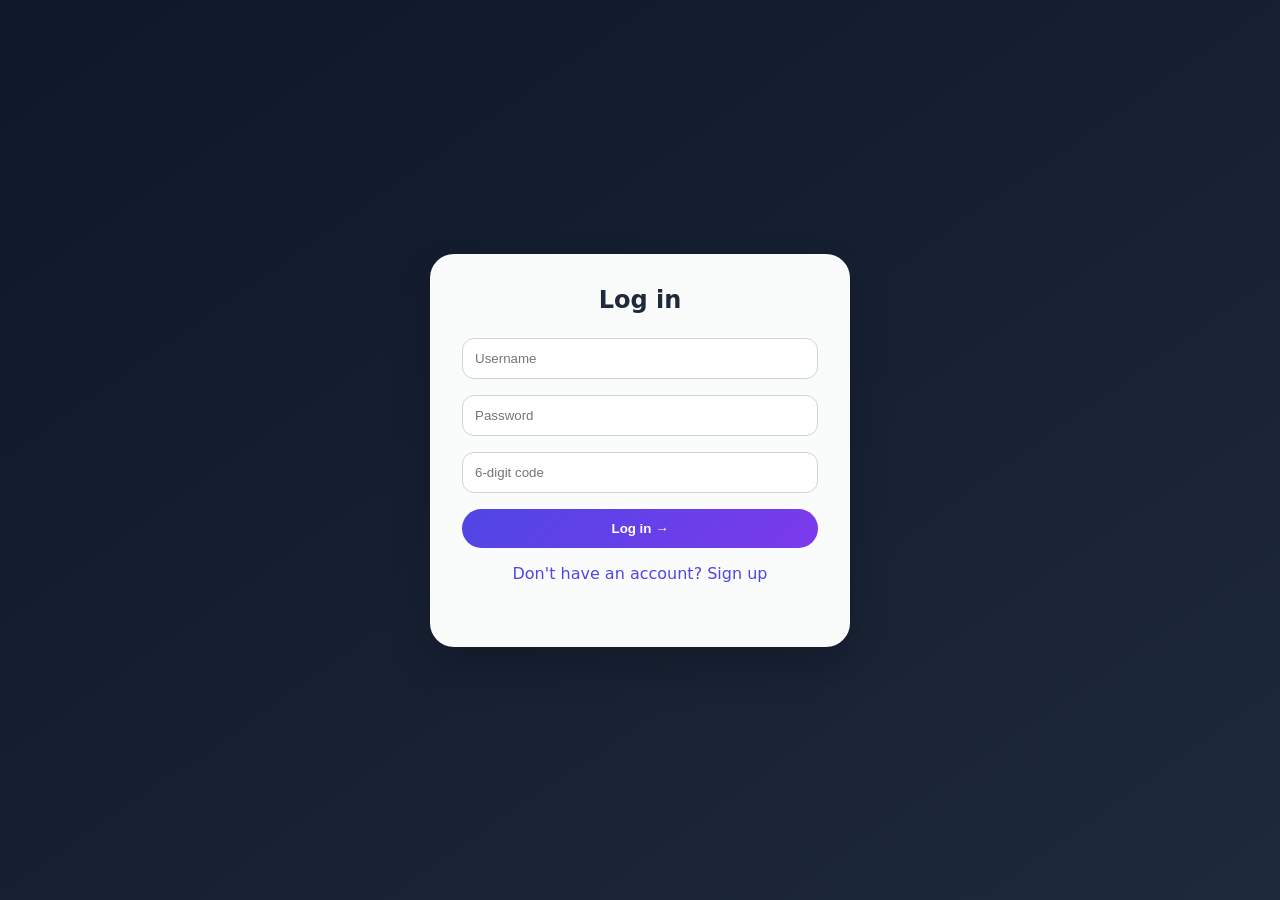
<file: templates/auth.html>
<!DOCTYPE html>
<html lang="en">
<head>
    <meta charset="UTF-8">
    <meta name="viewport" content="width=device-width, initial-scale=1.0">
    <title>Login | Signup</title>
    <style>
        * {
            margin: 0;
            padding: 0;
            box-sizing: border-box;
        }
        body {
            min-height: 100vh;
            background: linear-gradient(145deg, #0f172a 0%, #1e293b 100%);
            font-family: 'Inter', system-ui, sans-serif;
            display: flex;
            align-items: center;
            justify-content: center;
            padding: 20px;
        }
        .card {
            background: rgba(255,255,255,0.98);
            border-radius: 1.5rem;
            padding: 2rem;
            width: 100%;
            max-width: 420px;
            box-shadow: 0 20px 40px rgba(0,0,0,0.2);
        }
        h2 {
            text-align: center;
            margin-bottom: 1.5rem;
            color: #1e293b;
        }
        input {
            width: 100%;
            padding: 12px;
            margin-bottom: 1rem;
            border: 1px solid #cbd5e1;
            border-radius: 0.75rem;
        }
        button {
            width: 100%;
            padding: 12px;
            background: linear-gradient(135deg, #4f46e5, #7c3aed);
            color: white;
            border: none;
            border-radius: 2rem;
            font-weight: bold;
            cursor: pointer;
        }
        .toggle {
            text-align: center;
            margin-top: 1rem;
            color: #4f46e5;
            cursor: pointer;
        }
        .message {
            margin-top: 1rem;
            padding: 0.5rem;
            border-radius: 0.5rem;
            text-align: center;
        }
        .qr-box {
            text-align: center;
            margin-top: 1rem;
            display: none;
        }
        .qr-box img {
            max-width: 150px;
            margin-top: 0.5rem;
        }
    </style>
</head>
<body>
<div class="card">
    <div id="loginForm">
        <h2>Log in</h2>
        <form id="loginSubmit">
            <input type="text" id="loginUsername" placeholder="Username" required>
            <input type="password" id="loginPassword" placeholder="Password" required>
            <input type="text" id="loginOtp" placeholder="6-digit code" required>
            <button type="submit">Log in →</button>
        </form>
        <div class="toggle" id="showSignup">Don't have an account? Sign up</div>
        <div id="loginMessage" class="message"></div>
    </div>
    <div id="signupForm" style="display: none;">
        <h2>Sign up</h2>
        <form id="signupSubmit">
            <input type="text" id="signupUsername" placeholder="Username" required>
            <input type="email" id="signupEmail" placeholder="Email" required>
            <input type="password" id="signupPassword" placeholder="Password" required>
            <input type="password" id="signupConfirm" placeholder="Confirm password" required>
            <button type="submit">Sign up →</button>
        </form>
        <div class="toggle" id="showLogin">Already have an account? Log in</div>
        <div id="signupMessage" class="message"></div>
        <div class="qr-box" id="qrBox">
            <p>Scan with Google Authenticator</p>
            <img id="qrImg" alt="QR">
        </div>
    </div>
</div>

<script>
    const loginDiv = document.getElementById('loginForm');
    const signupDiv = document.getElementById('signupForm');
    document.getElementById('showSignup').onclick = () => {
        loginDiv.style.display = 'none';
        signupDiv.style.display = 'block';
    };
    document.getElementById('showLogin').onclick = () => {
        signupDiv.style.display = 'none';
        loginDiv.style.display = 'block';
    };

    // Signup
    document.getElementById('signupSubmit').onsubmit = async (e) => {
        e.preventDefault();
        const username = document.getElementById('signupUsername').value;
        const password = document.getElementById('signupPassword').value;
        const confirm = document.getElementById('signupConfirm').value;
        if (password !== confirm) {
            document.getElementById('signupMessage').innerHTML = '<span style="color:red">Passwords do not match</span>';
            return;
        }
        const res = await fetch('/register', {
            method: 'POST',
            headers: { 'Content-Type': 'application/json' },
            body: JSON.stringify({ username, password, role: 'admin' })
        });
        const data = await res.json();
        if (res.ok) {
            // Fetch QR
            const qrRes = await fetch(`/mfa/qrcode?username=${username}`);
            const qrData = await qrRes.json();
            if (qrData.qr_base64) {
                document.getElementById('qrImg').src = 'data:image/png;base64,' + qrData.qr_base64;
                document.getElementById('qrBox').style.display = 'block';
            }
            document.getElementById('signupMessage').innerHTML = '<span style="color:green">Account created! Scan QR and login.</span>';
        } else {
            document.getElementById('signupMessage').innerHTML = '<span style="color:red">' + data.message + '</span>';
        }
    };

    // Login
    document.getElementById('loginSubmit').onsubmit = async (e) => {
        e.preventDefault();
        const username = document.getElementById('loginUsername').value;
        const password = document.getElementById('loginPassword').value;
        const otp = document.getElementById('loginOtp').value;
        const res = await fetch('/login', {
            method: 'POST',
            headers: { 'Content-Type': 'application/json' },
            body: JSON.stringify({ username, password, otp })
        });
        const data = await res.json();
        if (res.ok) {
            localStorage.setItem('access_token', data.access_token);
            localStorage.setItem('refresh_token', data.refresh_token);
            window.location.href = '/dashboard';
        } else {
            document.getElementById('loginMessage').innerHTML = '<span style="color:red">' + data.message + '</span>';
        }
    };
</script>
</body>
</html>
</file>
